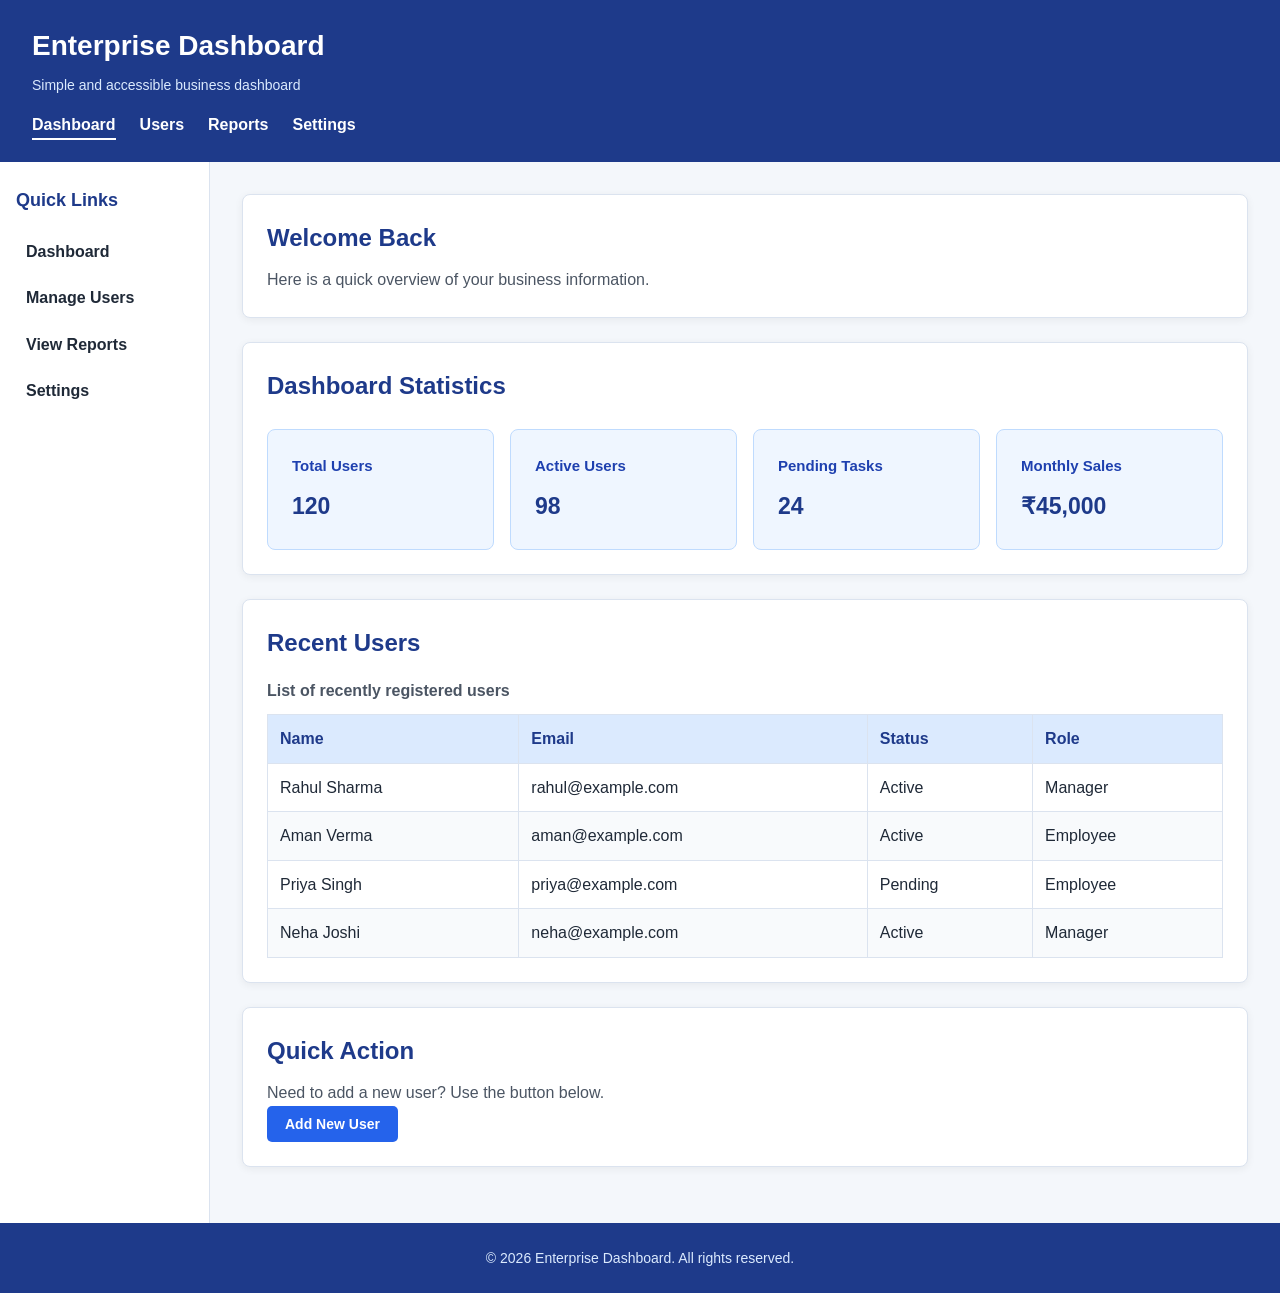
<file: index.html>
<!DOCTYPE html>
<html lang="en">
<head>
    <meta charset="UTF-8">
    <meta name="viewport" content="width=device-width, initial-scale=1.0">
    <meta name="description" content="Simple accessible enterprise dashboard">
    <title>Enterprise Dashboard</title>

    <link rel="stylesheet" href="css/style.css">
</head>

<body>

    <!-- Header -->
    <header>
        <div>
            <h1>Enterprise Dashboard</h1>
            <p>Simple and accessible business dashboard</p>
        </div>

        <!-- Main Navigation -->
        <nav aria-label="Main navigation">
            <ul>
                <li><a href="index.html" aria-current="page">Dashboard</a></li>
                <li><a href="users.html">Users</a></li>
                <li><a href="reports.html">Reports</a></li>
                <li><a href="settings.html">Settings</a></li>
            </ul>
        </nav>
    </header>


    <!-- Page Layout -->
    <div class="page-layout">

        <!-- Sidebar -->
        <aside aria-label="Sidebar navigation">
            <h2>Quick Links</h2>

            <nav aria-label="Sidebar menu">
                <ul>
                    <li><a href="index.html">Dashboard</a></li>
                    <li><a href="users.html">Manage Users</a></li>
                    <li><a href="reports.html">View Reports</a></li>
                    <li><a href="settings.html">Settings</a></li>
                </ul>
            </nav>
        </aside>


        <!-- Main Content -->
        <main>

            <!-- Welcome Section -->
            <section aria-labelledby="welcome-heading">
                <h2 id="welcome-heading">Welcome Back</h2>
                <p>
                    Here is a quick overview of your business information.
                </p>
            </section>


            <!-- Dashboard Statistics -->
            <section aria-labelledby="statistics-heading">

                <h2 id="statistics-heading">Dashboard Statistics</h2>

                <div class="dashboard-cards">

                    <article>
                        <h3>Total Users</h3>
                        <p>120</p>
                    </article>

                    <article>
                        <h3>Active Users</h3>
                        <p>98</p>
                    </article>

                    <article>
                        <h3>Pending Tasks</h3>
                        <p>24</p>
                    </article>

                    <article>
                        <h3>Monthly Sales</h3>
                        <p>₹45,000</p>
                    </article>

                </div>

            </section>


            <!-- Recent Users Table -->
            <section aria-labelledby="users-heading">

                <h2 id="users-heading">Recent Users</h2>

                <table>
                    <caption>
                        List of recently registered users
                    </caption>

                    <thead>
                        <tr>
                            <th scope="col">Name</th>
                            <th scope="col">Email</th>
                            <th scope="col">Status</th>
                            <th scope="col">Role</th>
                        </tr>
                    </thead>

                    <tbody>
                        <tr>
                            <td>Rahul Sharma</td>
                            <td>rahul@example.com</td>
                            <td>Active</td>
                            <td>Manager</td>
                        </tr>

                        <tr>
                            <td>Aman Verma</td>
                            <td>aman@example.com</td>
                            <td>Active</td>
                            <td>Employee</td>
                        </tr>

                        <tr>
                            <td>Priya Singh</td>
                            <td>priya@example.com</td>
                            <td>Pending</td>
                            <td>Employee</td>
                        </tr>

                        <tr>
                            <td>Neha Joshi</td>
                            <td>neha@example.com</td>
                            <td>Active</td>
                            <td>Manager</td>
                        </tr>
                    </tbody>
                </table>

            </section>


            <!-- Quick Action -->
            <section aria-labelledby="action-heading">

                <h2 id="action-heading">Quick Action</h2>

                <p>
                    Need to add a new user? Use the button below.
                </p>

                <button
                    type="button"
                    id="open-user-dialog"
                    aria-haspopup="dialog"
                    aria-controls="user-dialog">
                    Add New User
                </button>

            </section>


            <!-- Accessible Modal Dialog -->
            <dialog
                id="user-dialog"
                aria-labelledby="dialog-title">

                <form method="dialog">

                    <h2 id="dialog-title">Add New User</h2>

                    <p>
                        Enter the user's basic information.
                    </p>

                    <fieldset>

                        <legend>User Information</legend>

                        <div>
                            <label for="user-name">Full Name</label>
                            <input
                                type="text"
                                id="user-name"
                                name="user-name"
                                autocomplete="name"
                                required>
                        </div>

                        <div>
                            <label for="user-email">Email Address</label>
                            <input
                                type="email"
                                id="user-email"
                                name="user-email"
                                autocomplete="email"
                                required>
                        </div>

                    </fieldset>

                    <div>
                        <button type="submit">Save User</button>

                        <button
                            type="button"
                            id="close-user-dialog">
                            Cancel
                        </button>
                    </div>

                </form>

            </dialog>

        </main>

    </div>


    <!-- Footer -->
    <footer>
        <p>&copy; 2026 Enterprise Dashboard. All rights reserved.</p>
    </footer>


    <!-- JavaScript -->
    <script src="js/script.js"></script>

</body>
</html>
</file>
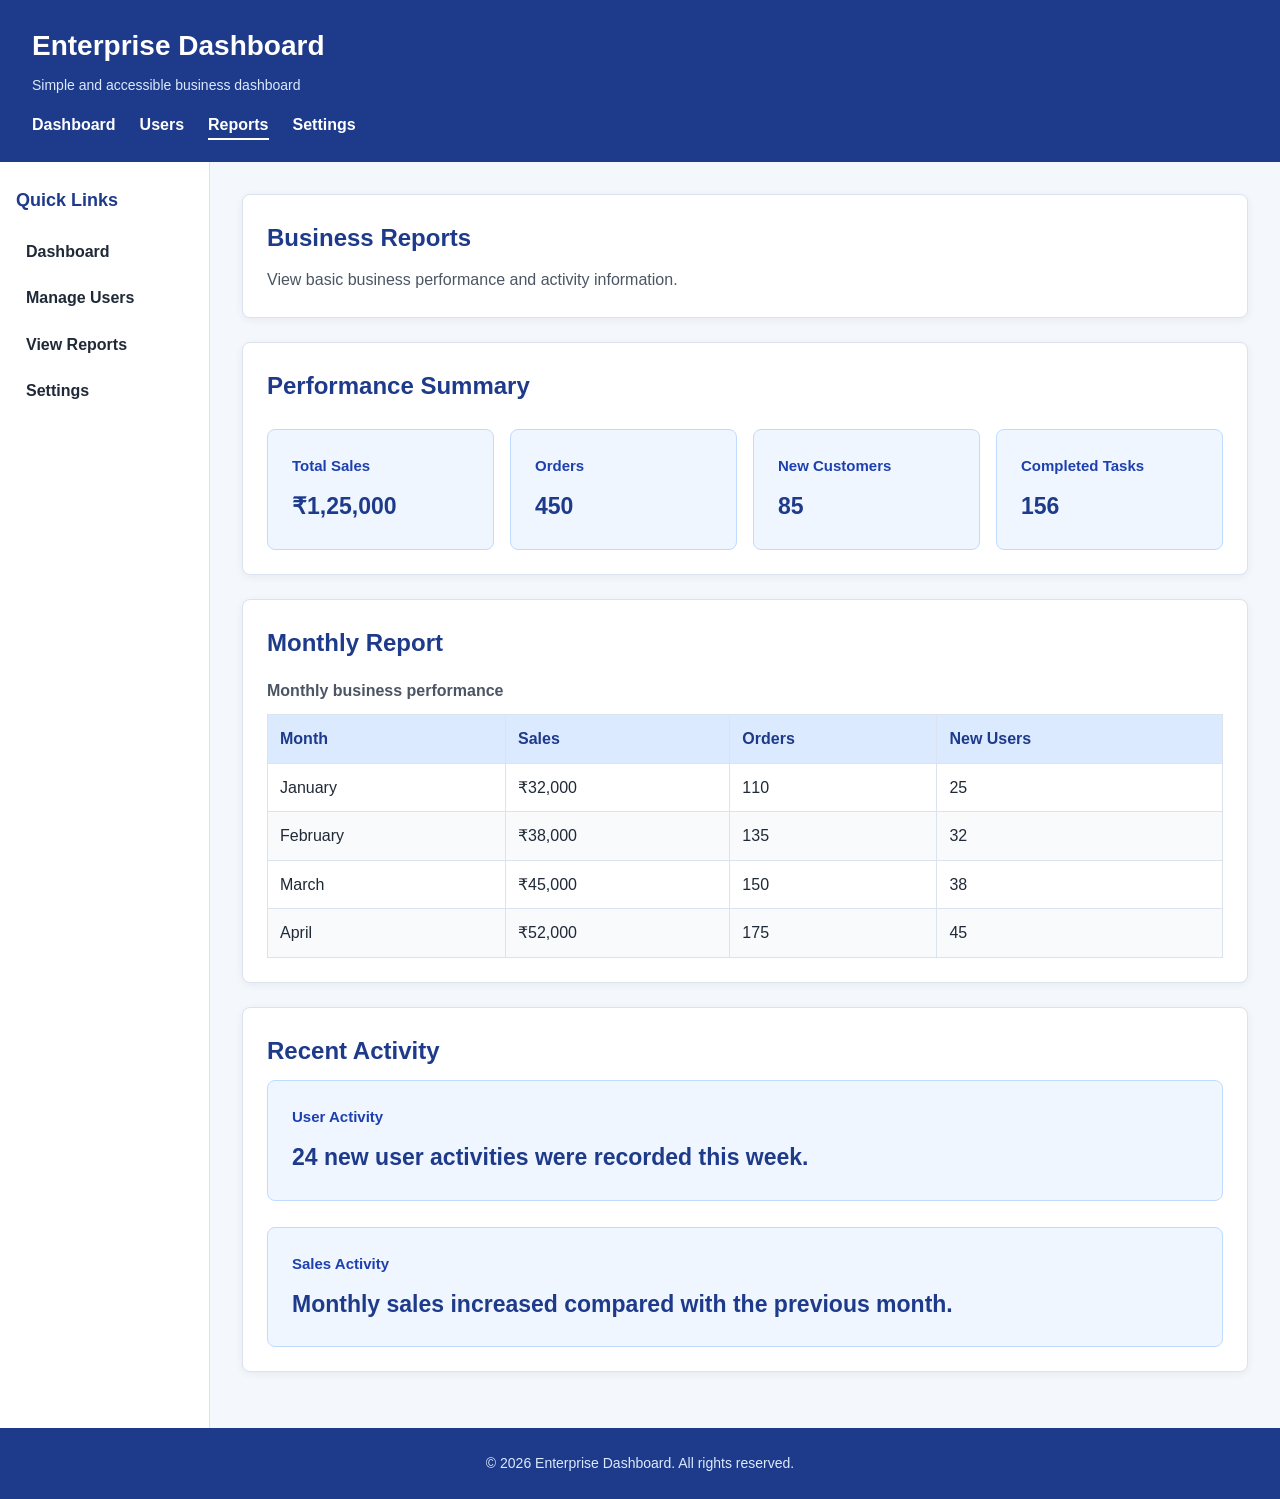
<file: reports.html>
<!DOCTYPE html>
<html lang="en">

<head>
    <meta charset="UTF-8">
    <meta name="viewport" content="width=device-width, initial-scale=1.0">

    <meta name="description"
        content="Business reports and performance information">

    <title>Reports - Enterprise Dashboard</title>

    <link rel="stylesheet" href="css/style.css">
</head>

<body>

    <!-- Header -->
    <header>

        <div>
            <h1>Enterprise Dashboard</h1>
            <p>Simple and accessible business dashboard</p>
        </div>

        <!-- Main Navigation -->
        <nav aria-label="Main navigation">

            <ul>

                <li>
                    <a href="index.html">
                        Dashboard
                    </a>
                </li>

                <li>
                    <a href="users.html">
                        Users
                    </a>
                </li>

                <li>
                    <a href="reports.html" aria-current="page">
                        Reports
                    </a>
                </li>

                <li>
                    <a href="settings.html">
                        Settings
                    </a>
                </li>

            </ul>

        </nav>

    </header>


    <!-- Page Layout -->
    <div class="page-layout">

        <!-- Sidebar -->
        <aside aria-label="Sidebar navigation">

            <h2>Quick Links</h2>

            <nav aria-label="Sidebar menu">

                <ul>

                    <li>
                        <a href="index.html">
                            Dashboard
                        </a>
                    </li>

                    <li>
                        <a href="users.html">
                            Manage Users
                        </a>
                    </li>

                    <li>
                        <a href="reports.html">
                            View Reports
                        </a>
                    </li>

                    <li>
                        <a href="settings.html">
                            Settings
                        </a>
                    </li>

                </ul>

            </nav>

        </aside>


        <!-- Main Content -->
        <main>

            <!-- Reports Introduction -->
            <section aria-labelledby="reports-heading">

                <h2 id="reports-heading">
                    Business Reports
                </h2>

                <p>
                    View basic business performance and activity
                    information.
                </p>

            </section>


            <!-- Performance Summary -->
            <section aria-labelledby="performance-heading">

                <h2 id="performance-heading">
                    Performance Summary
                </h2>

                <div class="dashboard-cards">

                    <article>
                        <h3>Total Sales</h3>
                        <p>₹1,25,000</p>
                    </article>

                    <article>
                        <h3>Orders</h3>
                        <p>450</p>
                    </article>

                    <article>
                        <h3>New Customers</h3>
                        <p>85</p>
                    </article>

                    <article>
                        <h3>Completed Tasks</h3>
                        <p>156</p>
                    </article>

                </div>

            </section>


            <!-- Monthly Report -->
            <section aria-labelledby="monthly-report-heading">

                <h2 id="monthly-report-heading">
                    Monthly Report
                </h2>

                <table>

                    <caption>
                        Monthly business performance
                    </caption>

                    <thead>

                        <tr>
                            <th scope="col">Month</th>
                            <th scope="col">Sales</th>
                            <th scope="col">Orders</th>
                            <th scope="col">New Users</th>
                        </tr>

                    </thead>

                    <tbody>

                        <tr>
                            <td>January</td>
                            <td>₹32,000</td>
                            <td>110</td>
                            <td>25</td>
                        </tr>

                        <tr>
                            <td>February</td>
                            <td>₹38,000</td>
                            <td>135</td>
                            <td>32</td>
                        </tr>

                        <tr>
                            <td>March</td>
                            <td>₹45,000</td>
                            <td>150</td>
                            <td>38</td>
                        </tr>

                        <tr>
                            <td>April</td>
                            <td>₹52,000</td>
                            <td>175</td>
                            <td>45</td>
                        </tr>

                    </tbody>

                </table>

            </section>


            <!-- Activity Report -->
            <section aria-labelledby="activity-heading">

                <h2 id="activity-heading">
                    Recent Activity
                </h2>

                <article>

                    <h3>User Activity</h3>

                    <p>
                        24 new user activities were recorded
                        this week.
                    </p>

                </article>

                <br>

                <article>

                    <h3>Sales Activity</h3>

                    <p>
                        Monthly sales increased compared with
                        the previous month.
                    </p>

                </article>

            </section>

        </main>

    </div>


    <!-- Footer -->
    <footer>

        <p>
            &copy; 2026 Enterprise Dashboard.
            All rights reserved.
        </p>

    </footer>

</body>

</html>
</file>
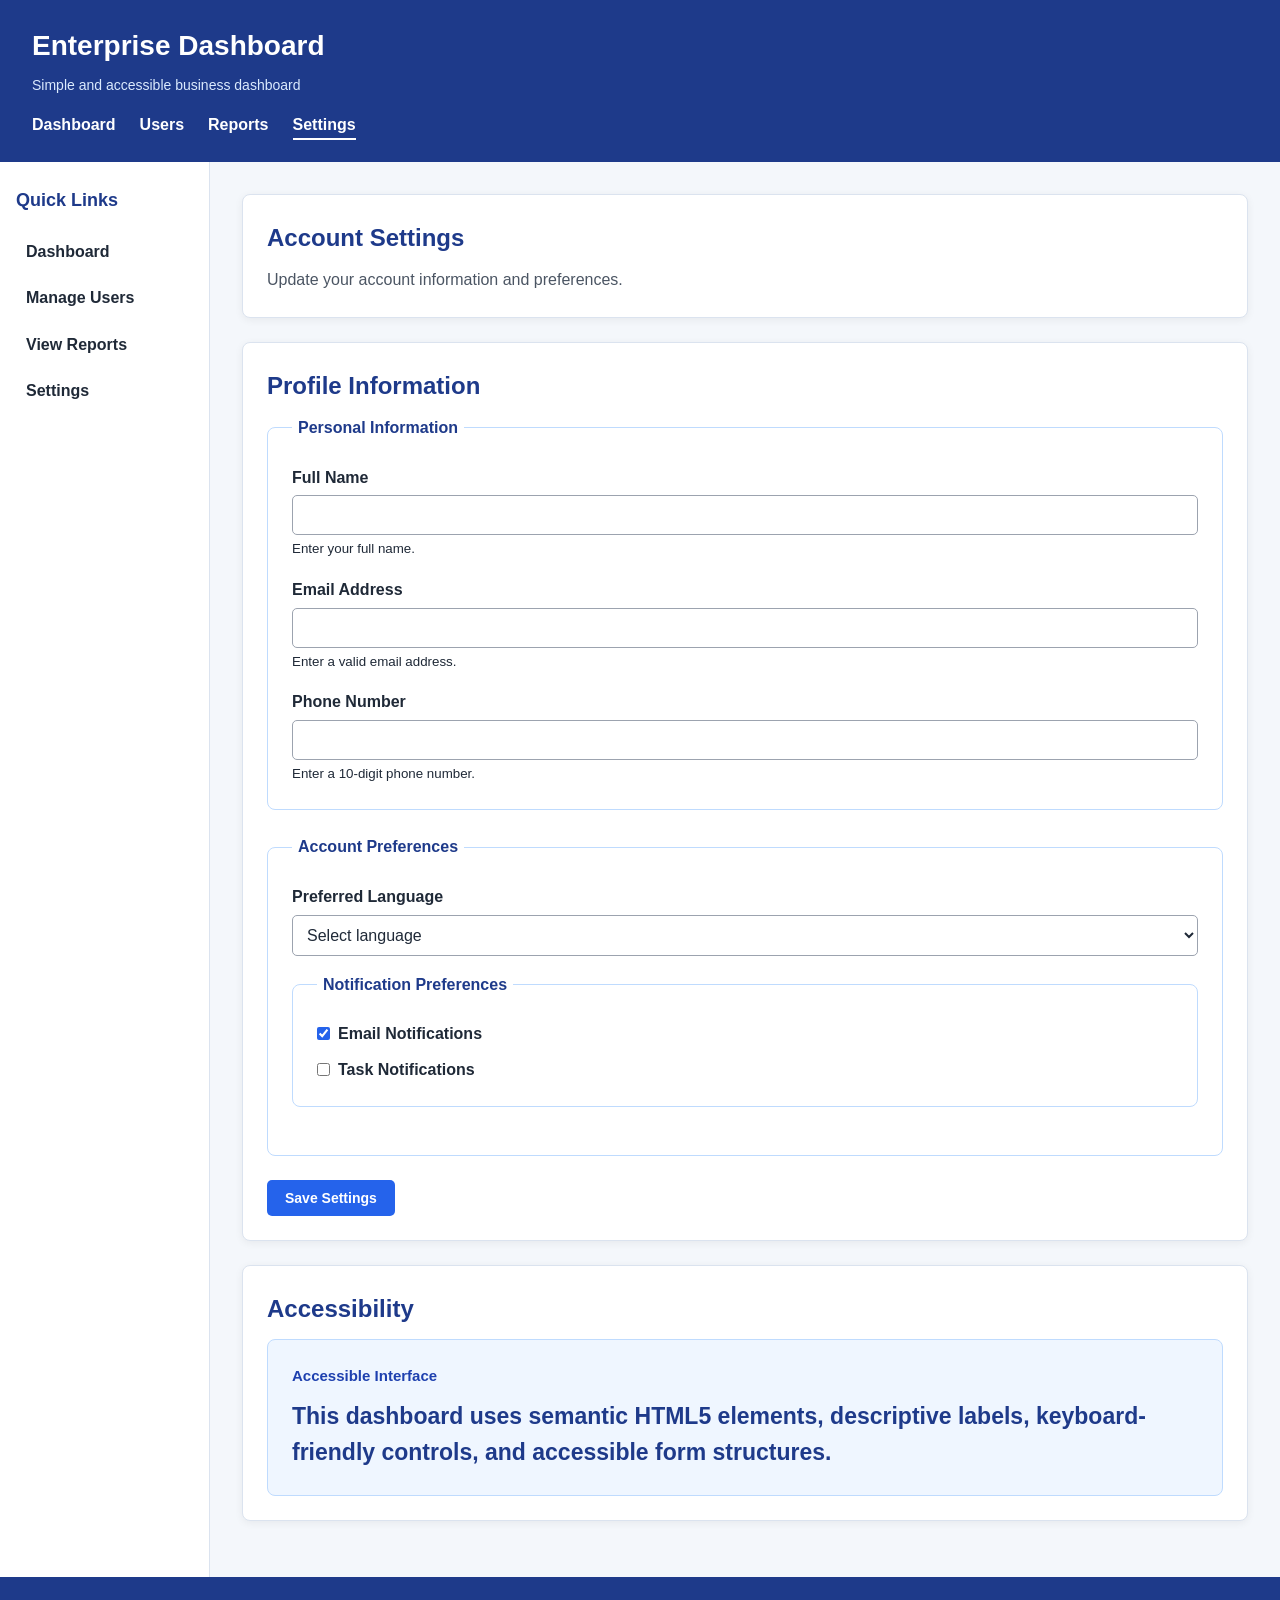
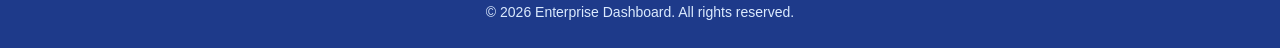
<file: settings.html>
<!DOCTYPE html>
<html lang="en">

<head>
    <meta charset="UTF-8">
    <meta name="viewport" content="width=device-width, initial-scale=1.0">

    <meta name="description"
        content="Enterprise dashboard settings and account preferences">

    <title>Settings - Enterprise Dashboard</title>

    <link rel="stylesheet" href="css/style.css">
</head>

<body>

    <!-- Header -->
    <header>

        <div>
            <h1>Enterprise Dashboard</h1>
            <p>Simple and accessible business dashboard</p>
        </div>

        <!-- Main Navigation -->
        <nav aria-label="Main navigation">

            <ul>

                <li>
                    <a href="index.html">
                        Dashboard
                    </a>
                </li>

                <li>
                    <a href="users.html">
                        Users
                    </a>
                </li>

                <li>
                    <a href="reports.html">
                        Reports
                    </a>
                </li>

                <li>
                    <a href="settings.html" aria-current="page">
                        Settings
                    </a>
                </li>

            </ul>

        </nav>

    </header>


    <!-- Page Layout -->
    <div class="page-layout">

        <!-- Sidebar -->
        <aside aria-label="Sidebar navigation">

            <h2>Quick Links</h2>

            <nav aria-label="Sidebar menu">

                <ul>

                    <li>
                        <a href="index.html">
                            Dashboard
                        </a>
                    </li>

                    <li>
                        <a href="users.html">
                            Manage Users
                        </a>
                    </li>

                    <li>
                        <a href="reports.html">
                            View Reports
                        </a>
                    </li>

                    <li>
                        <a href="settings.html">
                            Settings
                        </a>
                    </li>

                </ul>

            </nav>

        </aside>


        <!-- Main Content -->
        <main>

            <!-- Introduction -->
            <section aria-labelledby="settings-heading">

                <h2 id="settings-heading">
                    Account Settings
                </h2>

                <p>
                    Update your account information and preferences.
                </p>

            </section>


            <!-- Profile Settings -->
            <section aria-labelledby="profile-heading">

                <h2 id="profile-heading">
                    Profile Information
                </h2>

                <form>

                    <fieldset>

                        <legend>
                            Personal Information
                        </legend>


                        <!-- Full Name -->
                        <div>

                            <label for="profile-name">
                                Full Name
                            </label>

                            <input
                                type="text"
                                id="profile-name"
                                name="profile-name"
                                autocomplete="name"
                                required
                                minlength="2"
                                aria-describedby="name-help">

                            <small id="name-help">
                                Enter your full name.
                            </small>

                        </div>


                        <!-- Email -->
                        <div>

                            <label for="profile-email">
                                Email Address
                            </label>

                            <input
                                type="email"
                                id="profile-email"
                                name="profile-email"
                                autocomplete="email"
                                required
                                aria-describedby="email-help">

                            <small id="email-help">
                                Enter a valid email address.
                            </small>

                        </div>


                        <!-- Phone -->
                        <div>

                            <label for="phone">
                                Phone Number
                            </label>

                            <input
                                type="tel"
                                id="phone"
                                name="phone"
                                autocomplete="tel"
                                pattern="[0-9]{10}"
                                aria-describedby="phone-help">

                            <small id="phone-help">
                                Enter a 10-digit phone number.
                            </small>

                        </div>

                    </fieldset>


                    <!-- Preferences -->
                    <fieldset>

                        <legend>
                            Account Preferences
                        </legend>


                        <!-- Language -->
                        <div>

                            <label for="language">
                                Preferred Language
                            </label>

                            <select
                                id="language"
                                name="language"
                                required>

                                <option value="">
                                    Select language
                                </option>

                                <option value="english">
                                    English
                                </option>

                                <option value="hindi">
                                    Hindi
                                </option>

                            </select>

                        </div>


                        <!-- Notifications -->
                        <div>

                            <fieldset>

                                <legend>
                                    Notification Preferences
                                </legend>

                                <div>

                                    <input
                                        type="checkbox"
                                        id="email-notifications"
                                        name="email-notifications"
                                        checked>

                                    <label for="email-notifications">
                                        Email Notifications
                                    </label>

                                </div>

                                <div>

                                    <input
                                        type="checkbox"
                                        id="task-notifications"
                                        name="task-notifications">

                                    <label for="task-notifications">
                                        Task Notifications
                                    </label>

                                </div>

                            </fieldset>

                        </div>

                    </fieldset>


                    <!-- Save Button -->
                    <button type="submit">
                        Save Settings
                    </button>

                </form>

            </section>


            <!-- Accessibility Information -->
            <section aria-labelledby="accessibility-heading">

                <h2 id="accessibility-heading">
                    Accessibility
                </h2>

                <article>

                    <h3>Accessible Interface</h3>

                    <p>
                        This dashboard uses semantic HTML5 elements,
                        descriptive labels, keyboard-friendly controls,
                        and accessible form structures.
                    </p>

                </article>

            </section>

        </main>

    </div>


    <!-- Footer -->
    <footer>

        <p>
            &copy; 2026 Enterprise Dashboard.
            All rights reserved.
        </p>

    </footer>

</body>

</html>
</file>
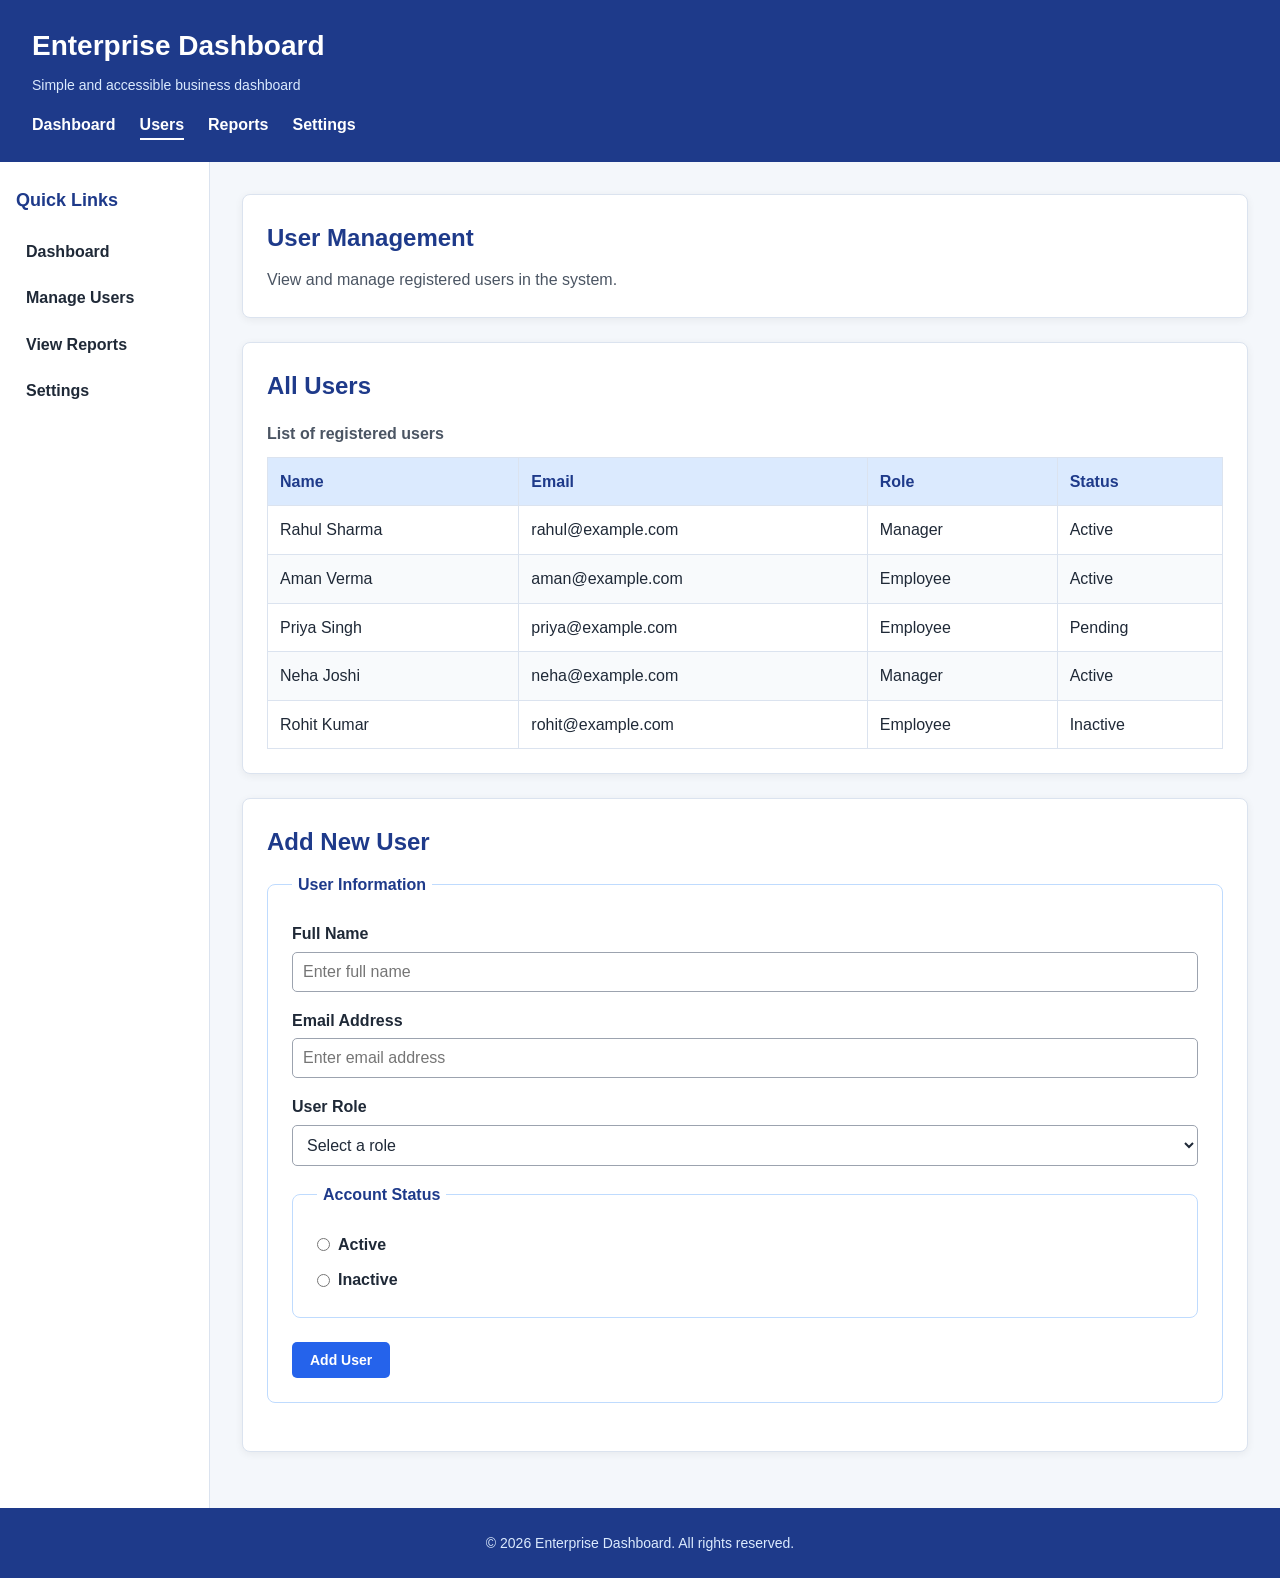
<file: users.html>
<!DOCTYPE html>
<html lang="en">

<head>
    <meta charset="UTF-8">
    <meta name="viewport" content="width=device-width, initial-scale=1.0">

    <meta name="description"
        content="Manage users in the enterprise dashboard">

    <title>Users - Enterprise Dashboard</title>

    <link rel="stylesheet" href="css/style.css">
</head>

<body>

    <!-- Header -->
    <header>

        <div>
            <h1>Enterprise Dashboard</h1>
            <p>Simple and accessible business dashboard</p>
        </div>

        <!-- Main Navigation -->
        <nav aria-label="Main navigation">

            <ul>
                <li>
                    <a href="index.html">Dashboard</a>
                </li>

                <li>
                    <a href="users.html" aria-current="page">
                        Users
                    </a>
                </li>

                <li>
                    <a href="reports.html">
                        Reports
                    </a>
                </li>

                <li>
                    <a href="settings.html">
                        Settings
                    </a>
                </li>
            </ul>

        </nav>

    </header>


    <!-- Page Layout -->
    <div class="page-layout">

        <!-- Sidebar -->
        <aside aria-label="Sidebar navigation">

            <h2>Quick Links</h2>

            <nav aria-label="Sidebar menu">

                <ul>

                    <li>
                        <a href="index.html">
                            Dashboard
                        </a>
                    </li>

                    <li>
                        <a href="users.html">
                            Manage Users
                        </a>
                    </li>

                    <li>
                        <a href="reports.html">
                            View Reports
                        </a>
                    </li>

                    <li>
                        <a href="settings.html">
                            Settings
                        </a>
                    </li>

                </ul>

            </nav>

        </aside>


        <!-- Main Content -->
        <main>

            <!-- Page Introduction -->
            <section aria-labelledby="users-page-heading">

                <h2 id="users-page-heading">
                    User Management
                </h2>

                <p>
                    View and manage registered users in the system.
                </p>

            </section>


            <!-- Users Table -->
            <section aria-labelledby="users-table-heading">

                <h2 id="users-table-heading">
                    All Users
                </h2>

                <table>

                    <caption>
                        List of registered users
                    </caption>

                    <thead>

                        <tr>
                            <th scope="col">Name</th>
                            <th scope="col">Email</th>
                            <th scope="col">Role</th>
                            <th scope="col">Status</th>
                        </tr>

                    </thead>

                    <tbody>

                        <tr>
                            <td>Rahul Sharma</td>
                            <td>rahul@example.com</td>
                            <td>Manager</td>
                            <td>Active</td>
                        </tr>

                        <tr>
                            <td>Aman Verma</td>
                            <td>aman@example.com</td>
                            <td>Employee</td>
                            <td>Active</td>
                        </tr>

                        <tr>
                            <td>Priya Singh</td>
                            <td>priya@example.com</td>
                            <td>Employee</td>
                            <td>Pending</td>
                        </tr>

                        <tr>
                            <td>Neha Joshi</td>
                            <td>neha@example.com</td>
                            <td>Manager</td>
                            <td>Active</td>
                        </tr>

                        <tr>
                            <td>Rohit Kumar</td>
                            <td>rohit@example.com</td>
                            <td>Employee</td>
                            <td>Inactive</td>
                        </tr>

                    </tbody>

                </table>

            </section>


            <!-- Add User Form -->
            <section aria-labelledby="add-user-heading">

                <h2 id="add-user-heading">
                    Add New User
                </h2>

                <form>

                    <fieldset>

                        <legend>
                            User Information
                        </legend>


                        <!-- Name -->
                        <div>
                            <label for="full-name">
                                Full Name
                            </label>

                            <input
                                type="text"
                                id="full-name"
                                name="full-name"
                                autocomplete="name"
                                required
                                minlength="2"
                                placeholder="Enter full name">
                        </div>


                        <!-- Email -->
                        <div>
                            <label for="email">
                                Email Address
                            </label>

                            <input
                                type="email"
                                id="email"
                                name="email"
                                autocomplete="email"
                                required
                                placeholder="Enter email address">
                        </div>


                        <!-- Role -->
                        <div>
                            <label for="role">
                                User Role
                            </label>

                            <select
                                id="role"
                                name="role"
                                required>

                                <option value="">
                                    Select a role
                                </option>

                                <option value="manager">
                                    Manager
                                </option>

                                <option value="employee">
                                    Employee
                                </option>

                            </select>
                        </div>


                        <!-- Status -->
                        <div>

                            <fieldset>

                                <legend>
                                    Account Status
                                </legend>

                                <div>
                                    <input
                                        type="radio"
                                        id="active"
                                        name="status"
                                        value="active"
                                        required>

                                    <label for="active">
                                        Active
                                    </label>
                                </div>

                                <div>
                                    <input
                                        type="radio"
                                        id="inactive"
                                        name="status"
                                        value="inactive">

                                    <label for="inactive">
                                        Inactive
                                    </label>
                                </div>

                            </fieldset>

                        </div>


                        <!-- Submit -->
                        <button type="submit">
                            Add User
                        </button>

                    </fieldset>

                </form>

            </section>

        </main>

    </div>


    <!-- Footer -->
    <footer>

        <p>
            &copy; 2026 Enterprise Dashboard.
            All rights reserved.
        </p>

    </footer>

</body>

</html>
</file>
<file: css/style.css>
/* =========================================
   PROJECT 04 - RESPONSIVE DESIGN TOKENS
========================================= */

:root {
    /* Brand Colors */
    --color-primary: #2563eb;
    --color-primary-dark: #1e3a8a;
    --color-primary-light: #dbeafe;

    /* Background Colors */
    --color-background: #f4f7fb;
    --color-surface: #ffffff;
    --color-card: #eff6ff;

    /* Text Colors */
    --color-text: #1f2937;
    --color-text-light: #4b5563;
    --color-white: #ffffff;

    /* Borders */
    --color-border: #dbe3ef;

    /* Typography */
    --font-family: Arial, Helvetica, sans-serif;
    --font-small: 14px;
    --font-normal: 16px;
    --font-medium: 18px;
    --font-large: 24px;
    --font-heading: 28px;

    /* Spacing Tokens */
    --space-xs: 5px;
    --space-sm: 10px;
    --space-md: 16px;
    --space-lg: 24px;
    --space-xl: 32px;

    /* Border Radius */
    --radius-small: 5px;
    --radius-medium: 8px;
    --radius-large: 12px;

    /* Shadows */
    --shadow-soft: 0 2px 8px rgba(0, 0, 0, 0.06);
    --shadow-hover: 0 6px 18px rgba(37, 99, 235, 0.12);

    /* Layout */
    --sidebar-width: 210px;
    --content-max-width: 1400px;
}


/* =========================================
   RESET
========================================= */

* {
    box-sizing: border-box;
    margin: 0;
    padding: 0;
}

html {
    scroll-behavior: smooth;
}

body {
    font-family: var(--font-family);
    font-size: var(--font-normal);
    line-height: 1.6;

    background: var(--color-background);
    color: var(--color-text);

    /* Prevent horizontal scrolling */
    overflow-x: hidden;

    min-width: 0;
}

img {
    max-width: 100%;
    height: auto;
}


/* =========================================
   HEADER
========================================= */

header {
    background: var(--color-primary-dark);
    color: var(--color-white);

    padding: var(--space-lg) var(--space-xl);

    width: 100%;
}

header h1 {
    font-size: var(--font-heading);
    margin-bottom: var(--space-xs);
}

header p {
    color: var(--color-primary-light);
    font-size: var(--font-small);
}


/* =========================================
   TOP NAVIGATION
========================================= */

header nav {
    margin-top: var(--space-md);
}

header nav ul {
    list-style: none;

    display: flex;
    flex-wrap: wrap;

    gap: var(--space-lg);
}

header nav a {
    color: var(--color-white);

    text-decoration: none;
    font-weight: 600;

    padding: var(--space-xs) 0;
}

header nav a:hover,
header nav a:focus {
    color: var(--color-primary-light);
    text-decoration: underline;
}

header nav a[aria-current="page"] {
    border-bottom: 2px solid var(--color-white);
}


/* =========================================
   MAIN PAGE GRID
========================================= */

.page-layout {
    display: grid;

    grid-template-columns: var(--sidebar-width) minmax(0, 1fr);

    min-height: 650px;

    width: 100%;
}


/* =========================================
   SIDEBAR
========================================= */

aside {
    background: var(--color-surface);

    padding: var(--space-lg) var(--space-md);

    border-right: 1px solid var(--color-border);
}

aside h2 {
    color: var(--color-primary-dark);

    font-size: var(--font-medium);

    margin-bottom: var(--space-md);
}

aside nav ul {
    list-style: none;
}

aside nav li {
    margin-bottom: var(--space-xs);
}

aside nav a {
    display: block;

    color: var(--color-text);

    text-decoration: none;
    font-weight: 600;

    padding: 8px 10px;

    border-radius: var(--radius-small);
}

aside nav a:hover,
aside nav a:focus {
    background: var(--color-primary-light);
    color: var(--color-primary-dark);
}


/* =========================================
   MAIN CONTENT
========================================= */

main {
    width: 100%;
    max-width: var(--content-max-width);

    padding: var(--space-xl);

    min-width: 0;
}

section {
    background: var(--color-surface);

    padding: var(--space-lg);

    margin-bottom: var(--space-lg);

    border: 1px solid var(--color-border);

    border-radius: var(--radius-medium);

    box-shadow: var(--shadow-soft);

    min-width: 0;
}

section h2 {
    color: var(--color-primary-dark);

    font-size: var(--font-large);

    margin-bottom: var(--space-sm);
}

section p {
    color: var(--color-text-light);
}


/* =========================================
   RESPONSIVE DASHBOARD GRID
========================================= */

.dashboard-cards {
    display: grid;

    grid-template-columns: repeat(4, minmax(0, 1fr));

    gap: var(--space-md);

    margin-top: var(--space-lg);

    min-width: 0;
}

article {
    background: var(--color-card);

    border: 1px solid #bfdbfe;

    border-radius: var(--radius-medium);

    padding: var(--space-lg);

    min-width: 0;

    transition:
        transform 0.2s ease,
        box-shadow 0.2s ease;
}

article:hover {
    transform: translateY(-2px);

    box-shadow: var(--shadow-hover);
}

article h3 {
    color: #1e40af;

    font-size: 15px;

    margin-bottom: var(--space-sm);
}

article p {
    color: var(--color-primary-dark);

    font-size: 23px;

    font-weight: bold;

    overflow-wrap: anywhere;
}


/* =========================================
   TABLE
========================================= */

table {
    width: 100%;

    border-collapse: collapse;

    margin-top: var(--space-md);

    table-layout: auto;
}

caption {
    text-align: left;

    color: var(--color-text-light);

    font-weight: 600;

    margin-bottom: var(--space-sm);
}

th,
td {
    border: 1px solid var(--color-border);

    padding: 11px 12px;

    text-align: left;

    overflow-wrap: anywhere;
}

th {
    background: var(--color-primary-light);

    color: var(--color-primary-dark);
}

tbody tr:nth-child(even) {
    background: #f8fafc;
}

tbody tr:hover {
    background: var(--color-primary-light);
}


/* =========================================
   FORMS
========================================= */

form {
    width: 100%;
}

fieldset {
    border: 1px solid #bfdbfe;

    border-radius: var(--radius-medium);

    padding: var(--space-lg);

    margin-bottom: var(--space-lg);

    min-width: 0;
}

legend {
    color: var(--color-primary-dark);

    font-weight: bold;

    padding: 0 6px;
}

fieldset > div {
    margin-bottom: var(--space-md);
}

fieldset > div:last-child {
    margin-bottom: 0;
}

label {
    display: block;

    font-weight: 600;

    margin-bottom: var(--space-xs);
}


/* =========================================
   INPUTS
========================================= */

input[type="text"],
input[type="email"],
input[type="tel"],
select {
    width: 100%;

    max-width: 100%;

    padding: 10px;

    font-size: var(--font-normal);

    border: 1px solid #9ca3af;

    border-radius: var(--radius-small);

    background: var(--color-surface);

    color: var(--color-text);
}

input[type="text"]:focus,
input[type="email"]:focus,
input[type="tel"]:focus,
select:focus {
    outline: 2px solid var(--color-primary);

    outline-offset: 1px;

    border-color: var(--color-primary);
}


/* =========================================
   RADIO & CHECKBOX
========================================= */

input[type="radio"],
input[type="checkbox"] {
    width: auto;

    margin: 0;

    accent-color: var(--color-primary);
}

fieldset fieldset div {
    display: flex;

    align-items: center;

    gap: 8px;

    margin-bottom: var(--space-sm);
}

fieldset fieldset label {
    display: inline;

    margin: 0;
}


/* =========================================
   BUTTONS
========================================= */

button {
    background: var(--color-primary);

    color: var(--color-white);

    border: none;

    border-radius: var(--radius-small);

    padding: 10px 18px;

    font-size: var(--font-small);

    font-weight: 600;

    cursor: pointer;

    transition:
        background 0.2s ease,
        transform 0.2s ease;
}

button:hover {
    background: #1d4ed8;

    transform: translateY(-1px);
}

button:focus-visible {
    outline: 3px solid #93c5fd;

    outline-offset: 2px;
}


/* =========================================
   DIALOG / MODAL
========================================= */

dialog {
    width: min(90%, 450px);

    max-width: 450px;

    padding: var(--space-lg);

    border: none;

    border-radius: var(--radius-large);

    box-shadow:
        0 15px 40px rgba(0, 0, 0, 0.25);

    margin: auto;
}

dialog::backdrop {
    background: rgba(15, 23, 42, 0.55);
}

dialog h2 {
    color: var(--color-primary-dark);

    margin-bottom: var(--space-sm);
}

dialog form {
    display: flex;

    flex-direction: column;

    gap: var(--space-md);
}


/* =========================================
   FOOTER
========================================= */

footer {
    background: var(--color-primary-dark);

    color: var(--color-primary-light);

    text-align: center;

    padding: var(--space-lg);

    font-size: var(--font-small);
}


/* =========================================
   TABLET - 1024px
========================================= */

@media (max-width: 1024px) {

    :root {
        --sidebar-width: 190px;
    }

    main {
        padding: var(--space-lg);
    }

    .dashboard-cards {
        grid-template-columns: repeat(2, minmax(0, 1fr));
    }
}


/* =========================================
   TABLET / LARGE MOBILE - 768px
========================================= */

@media (max-width: 768px) {

    header {
        padding: var(--space-lg);
    }

    header h1 {
        font-size: 24px;
    }

    .page-layout {
        grid-template-columns: 1fr;
    }

    aside {
        border-right: none;

        border-bottom: 1px solid var(--color-border);
    }

    aside nav ul {
        display: grid;

        grid-template-columns: repeat(2, minmax(0, 1fr));

        gap: 6px;
    }

    aside nav li {
        margin: 0;
    }

    main {
        padding: var(--space-md);
    }

    section {
        padding: var(--space-md);
    }

    .dashboard-cards {
        grid-template-columns: repeat(2, minmax(0, 1fr));

        gap: var(--space-sm);
    }

    article {
        padding: var(--space-md);
    }

    table {
        font-size: 14px;
    }
}


/* =========================================
   MOBILE - 480px
========================================= */

@media (max-width: 480px) {

    header {
        padding: var(--space-md);
    }

    header h1 {
        font-size: 22px;
    }

    header nav ul {
        gap: 12px;
    }

    header nav a {
        font-size: 14px;
    }

    aside {
        padding: var(--space-md);
    }

    aside nav ul {
        grid-template-columns: 1fr;
    }

    main {
        padding: 12px;
    }

    section {
        padding: 14px;

        margin-bottom: 14px;
    }

    section h2 {
        font-size: 20px;
    }

    .dashboard-cards {
        grid-template-columns: 1fr;
    }

    article {
        padding: 14px;
    }

    article p {
        font-size: 21px;
    }

    fieldset {
        padding: 14px;
    }

    th,
    td {
        padding: 8px;

        font-size: 13px;
    }

    footer {
        padding: 14px;
    }
}


/* =========================================
   SMALL MOBILE - 320px
========================================= */

@media (max-width: 320px) {

    header h1 {
        font-size: 20px;
    }

    header nav ul {
        gap: 8px;
    }

    header nav a {
        font-size: 13px;
    }

    main {
        padding: 8px;
    }

    section {
        padding: 12px;
    }

    .dashboard-cards {
        grid-template-columns: 1fr;
    }

    article {
        padding: 12px;
    }

    th,
    td {
        font-size: 12px;

        padding: 6px;
    }

    button {
        max-width: 100%;
    }
}


/* =========================================
   DARK THEME
   Activated by adding class="dark-theme"
   to the body
========================================= */

body.dark-theme {

    --color-background: #111827;
    --color-surface: #1f2937;
    --color-card: #24344d;

    --color-text: #f9fafb;
    --color-text-light: #d1d5db;

    --color-border: #374151;

    --color-primary-light: #334155;
    --color-primary-dark: #60a5fa;
}

body.dark-theme aside {
    background: var(--color-surface);
}

body.dark-theme article {
    border-color: #475569;
}

body.dark-theme tbody tr:nth-child(even) {
    background: #1f2937;
}

body.dark-theme input,
body.dark-theme select {
    background: #111827;

    color: #f9fafb;

    border-color: #4b5563;
}

body.dark-theme th {
    background: #334155;
}

body.dark-theme table,
body.dark-theme th,
body.dark-theme td {
    border-color: #475569;
}


/* =========================================
   REDUCED MOTION ACCESSIBILITY
========================================= */

@media (prefers-reduced-motion: reduce) {

    html {
        scroll-behavior: auto;
    }

    *,
    *::before,
    *::after {
        transition: none !important;
        animation: none !important;
    }
}
</file>
